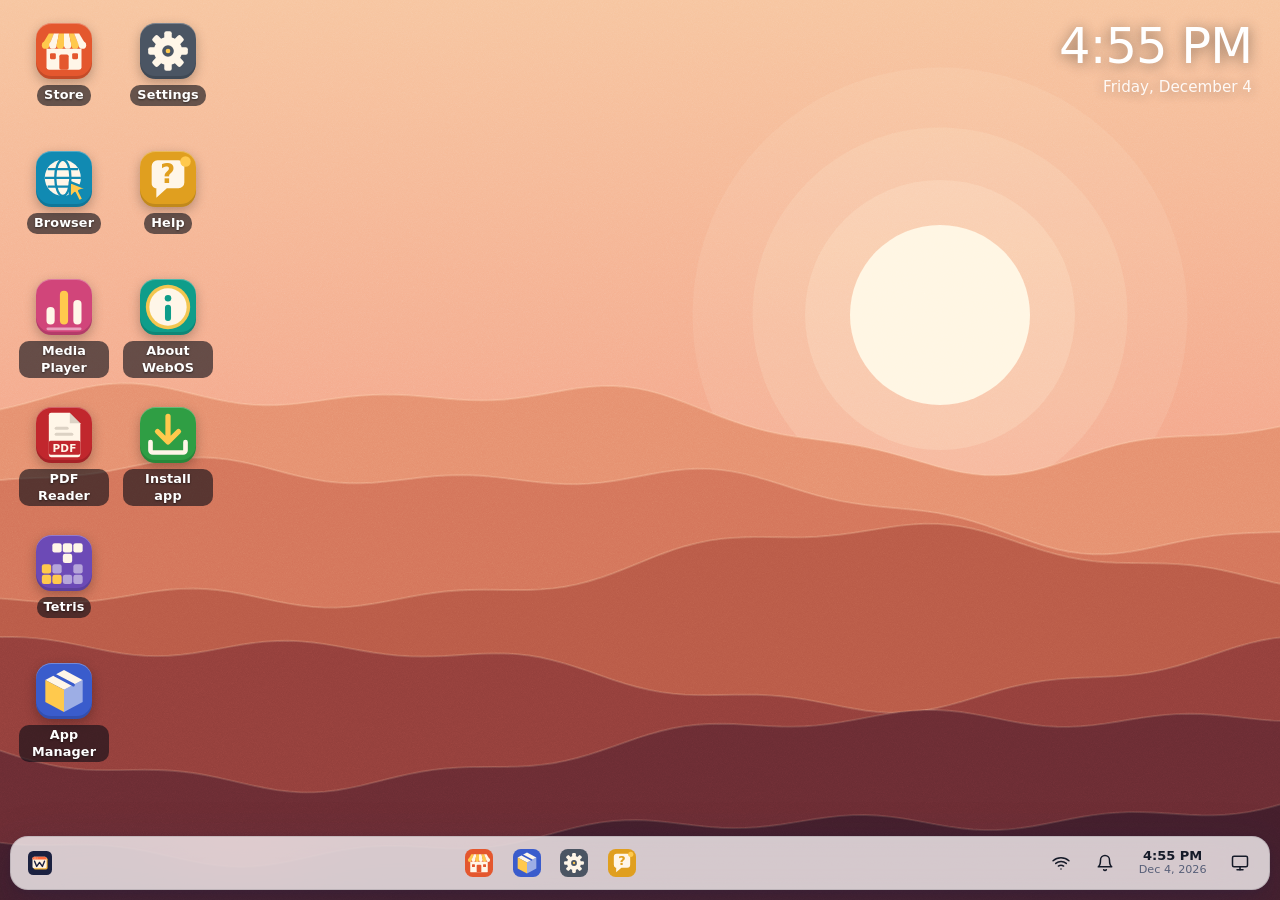
<file: index.html>
<!doctype html>
<html lang="en" data-theme="dark">
<head>
  <meta charset="utf-8">
  <meta name="viewport" content="width=device-width, initial-scale=1, viewport-fit=cover">
  <title>WebOS</title>
  <meta name="description" content="WebOS is an operating system that runs in your browser. Install ZIP web apps and run them in windows, offline.">
  <meta name="author" content="Tasmon Islam">
  <meta name="theme-color" content="#10131a">
  <link rel="manifest" href="/manifest.webmanifest">
  <link rel="icon" href="data:image/svg+xml,%3Csvg%20xmlns=%22http://www.w3.org/2000/svg%22%20width=%22512%22%20height=%22512%22%20viewBox=%220%200%20512%20512%22%3E%3Cdefs%3E%3ClinearGradient%20id=%22lgb1%22%20x1=%220%22%20y1=%220%22%20x2=%221%22%20y2=%221%22%3E%3Cstop%20offset=%220%22%20stop-color=%22%235b8cff%22/%3E%3Cstop%20offset=%221%22%20stop-color=%22%238b5cf6%22/%3E%3C/linearGradient%3E%3ClinearGradient%20id=%22lgw1%22%20x1=%220%22%20y1=%220%22%20x2=%221%22%20y2=%221%22%3E%3Cstop%20offset=%220%22%20stop-color=%22%234f7cff%22/%3E%3Cstop%20offset=%221%22%20stop-color=%22%237c3aed%22/%3E%3C/linearGradient%3E%3C/defs%3E%3Crect%20width=%22512%22%20height=%22512%22%20rx=%22112%22%20fill=%22url(%23lgb1)%22/%3E%3Crect%20x=%2272%22%20y=%2292%22%20width=%22300%22%20height=%22236%22%20rx=%2230%22%20fill=%22%23fff%22%20fill-opacity=%22.28%22/%3E%3Crect%20x=%22108%22%20y=%22140%22%20width=%22332%22%20height=%22262%22%20rx=%2232%22%20fill=%22%23fff%22/%3E%3Cpath%20d=%22M108%20172a32%2032%200%200%201%2032-32h268a32%2032%200%200%201%2032%2032v26H108z%22%20fill=%22%23eef1fb%22/%3E%3Ccircle%20cx=%22146%22%20cy=%22169%22%20r=%2211%22%20fill=%22%23ff6b6b%22/%3E%3Ccircle%20cx=%22178%22%20cy=%22169%22%20r=%2211%22%20fill=%22%23ffc14d%22/%3E%3Ccircle%20cx=%22210%22%20cy=%22169%22%20r=%2211%22%20fill=%22%233ddc97%22/%3E%3Cpath%20d=%22M164%20244l44%20108%2048-84%2048%2084%2044-108%22%20fill=%22none%22%20stroke=%22url(%23lgw1)%22%20stroke-width=%2228%22%20stroke-linecap=%22round%22%20stroke-linejoin=%22round%22/%3E%3C/svg%3E" type="image/svg+xml">
  <link rel="apple-touch-icon" href="/icon-192.png">
  <link rel="stylesheet" href="/style.css">
  <script>
    // Apply saved theme before first paint to avoid a flash.
    try {
      var s = JSON.parse(localStorage.getItem('webos.settings.v1') || '{}');
      var t = s.theme || 'auto';
      if (t === 'auto') t = matchMedia('(prefers-color-scheme: dark)').matches ? 'dark' : 'light';
      document.documentElement.dataset.theme = t;
    } catch (e) {}
  </script>
</head>
<body>
  <div id="wallpaper" aria-hidden="true"></div>
  <main id="desktop" aria-label="Desktop"></main>
  <div id="deskclock" aria-hidden="true"><div class="dc-time"></div><div class="dc-date"></div></div>
  <div id="windows"></div>
  <div id="snap-preview"></div>
  <div id="tb-hot"></div>
  <nav id="taskbar" aria-label="Taskbar"></nav>
  <div id="panels"></div>
  <div id="modal-root"></div>
  <div id="toasts" aria-live="polite"></div>
  <div id="dropzone"><div><span class="dz-ico"></span><strong>Drop to install</strong><span>ZIP files or folders</span></div></div>
  <div id="lock" hidden></div>
  <div id="boot"><div class="boot-inner"><svg class="boot-logo" xmlns="http://www.w3.org/2000/svg" width="84" height="84" viewBox="0 0 512 512" aria-hidden="true"><defs><linearGradient id="bootbb" x1="0" y1="0" x2="1" y2="1"><stop offset="0" stop-color="#5b8cff"/><stop offset="1" stop-color="#8b5cf6"/></linearGradient><linearGradient id="bootwb" x1="0" y1="0" x2="1" y2="1"><stop offset="0" stop-color="#4f7cff"/><stop offset="1" stop-color="#7c3aed"/></linearGradient></defs><rect width="512" height="512" rx="112" fill="url(#bootbb)"/><rect x="72" y="92" width="300" height="236" rx="30" fill="#fff" fill-opacity=".28"/><rect x="108" y="140" width="332" height="262" rx="32" fill="#fff"/><path d="M108 172a32 32 0 0 1 32-32h268a32 32 0 0 1 32 32v26H108z" fill="#eef1fb"/><circle cx="146" cy="169" r="11" fill="#ff6b6b"/><circle cx="178" cy="169" r="11" fill="#ffc14d"/><circle cx="210" cy="169" r="11" fill="#3ddc97"/><path d="M164 244l44 108 48-84 48 84 44-108" fill="none" stroke="url(#bootwb)" stroke-width="28" stroke-linecap="round" stroke-linejoin="round"/></svg><div class="boot-name">WebOS</div><div class="boot-bar"><i></i></div></div></div>
  <noscript><p style="position:fixed;inset:0;display:grid;place-items:center;background:#10131a;color:#fff;font:16px system-ui;z-index:99999;margin:0">WebOS needs JavaScript to run.</p></noscript>
  <script src="/jszip.min.js"></script>
  <script type="module" src="/main.js"></script>
</body>
</html>
</file>
<file: style.css>
/* WebOS — stylesheet. Themes, glass, desktop, windows, taskbar, panels, apps. */
:root {
  --accent: #4f7cff;
  --accent-fg: #fff;
  --scale: 1;
  --r: 12px;
  --r-sm: 8px;
  --r-lg: 18px;
  --tb-h: 54px;
  --ease: cubic-bezier(.2, .8, .2, 1);
  --font: Inter, "Segoe UI Variable", "Segoe UI", system-ui, -apple-system, Roboto, "Helvetica Neue", Arial, sans-serif;
  --mono: ui-monospace, SFMono-Regular, Menlo, Consolas, monospace;
}
html[data-radius="sharp"] { --r: 4px; --r-sm: 3px; --r-lg: 6px; }
html[data-radius="round"] { --r: 18px; --r-sm: 12px; --r-lg: 26px; }

html[data-theme="dark"] {
  color-scheme: dark;
  --text: #eceef5; --muted: #9aa3b8; --faint: #6b7489;
  --surface: rgba(26, 30, 44, .72); --surface-solid: #1a1e2c; --surface-2: #232839; --surface-3: #2c3247;
  --border: rgba(255, 255, 255, .1); --border-strong: rgba(255, 255, 255, .18);
  --hover: rgba(255, 255, 255, .07); --active: rgba(255, 255, 255, .12);
  --shadow: 0 18px 50px rgba(0, 0, 0, .5), 0 2px 8px rgba(0, 0, 0, .3);
  --shadow-sm: 0 6px 20px rgba(0, 0, 0, .35);
  --danger: #ff6b6b; --ok: #3ddc97; --warn: #ffb84d;
}
html[data-theme="light"] {
  color-scheme: light;
  --text: #151a28; --muted: #586079; --faint: #8b93a8;
  --surface: rgba(255, 255, 255, .76); --surface-solid: #ffffff; --surface-2: #f2f4fa; --surface-3: #e6e9f3;
  --border: rgba(20, 26, 40, .12); --border-strong: rgba(20, 26, 40, .22);
  --hover: rgba(20, 26, 40, .06); --active: rgba(20, 26, 40, .11);
  --shadow: 0 18px 50px rgba(30, 40, 80, .25), 0 2px 8px rgba(30, 40, 80, .12);
  --shadow-sm: 0 6px 20px rgba(30, 40, 80, .16);
  --danger: #d92d3f; --ok: #12a46b; --warn: #c57a00;
}

* { box-sizing: border-box; -webkit-tap-highlight-color: transparent; }
html { font-size: calc(16px * var(--scale)); }
html, body { height: 100%; margin: 0; overflow: hidden; overscroll-behavior: none; }
body { font: 400 .875rem/1.45 var(--font); color: var(--text); background: #0b0e16; -webkit-font-smoothing: antialiased; user-select: none; -webkit-user-select: none; }
button, input, select, textarea { font: inherit; color: inherit; }
button { cursor: pointer; }
:focus-visible { outline: 2px solid var(--accent); outline-offset: 2px; }
h1, h2, h3, p { margin: 0; }
a { color: var(--accent); }
[hidden] { display: none !important; }
.ico { display: inline-flex; align-items: center; justify-content: center; flex: none; line-height: 0; }
kbd { font: 500 .7rem var(--mono); color: var(--muted); margin-left: auto; padding-left: 1rem; }
::-webkit-scrollbar { width: 10px; height: 10px; }
::-webkit-scrollbar-thumb { background: var(--border-strong); border-radius: 10px; border: 3px solid transparent; background-clip: content-box; }
::-webkit-scrollbar-thumb:hover { background: var(--faint); background-clip: content-box; border: 3px solid transparent; }
::-webkit-scrollbar-track { background: transparent; }

[data-anim="off"] *, [data-anim="off"] *::before, [data-anim="off"] *::after { animation-duration: 0s !important; transition-duration: 0s !important; }
@media (prefers-reduced-motion: reduce) { * { animation-duration: 0s !important; transition-duration: 0s !important; } }

/* glass */
.glass { background: var(--surface); border: 1px solid var(--border); box-shadow: var(--shadow); }
html[data-blur="on"] .glass { backdrop-filter: blur(26px) saturate(1.5); -webkit-backdrop-filter: blur(26px) saturate(1.5); }
html[data-blur="off"] .glass { background: var(--surface-solid); }

/* ------------------------------------------------------------ wallpaper */
#wallpaper { position: fixed; inset: 0; background: #0b1020; transition: opacity .4s; }

/* ------------------------------------------------------------- desktop */
#desktop, #windows { position: fixed; left: 0; right: 0; top: 0; bottom: calc(var(--tb-h) + 20px); }
html[data-tbpos="top"] #desktop, html[data-tbpos="top"] #windows { top: calc(var(--tb-h) + 20px); bottom: 0; }
html[data-autohide="on"] #desktop, html[data-autohide="on"] #windows { top: 0; bottom: 0; }
#desktop { overflow: hidden; --cell-w: 100px; --cell-h: 124px; --tile: 56px; }
html[data-icons="small"] #desktop { --cell-w: 82px; --cell-h: 104px; --tile: 42px; }
html[data-icons="large"] #desktop { --cell-w: 124px; --cell-h: 148px; --tile: 72px; }
.dicon { position: absolute; width: var(--cell-w); height: var(--cell-h); box-sizing: border-box; display: flex; flex-direction: column; align-items: center; justify-content: flex-start; gap: 6px; padding: 8px 4px; border: 1px solid transparent; border-radius: var(--r); background: none; color: #fff; min-width: 0; touch-action: none; user-select: none; -webkit-user-select: none; -webkit-touch-callout: none; transition: background .15s, left .2s var(--ease), top .2s var(--ease); }
html[data-tone="light"] .dicon { color: #101420; text-shadow: 0 1px 2px rgba(255, 255, 255, .6); }
.dicon:hover { background: rgba(255, 255, 255, .14); }
html[data-tone="light"] .dicon:hover { background: rgba(0, 0, 0, .07); }
.dicon:focus-visible, .dicon.sel { background: rgba(255, 255, 255, .2); border-color: rgba(255, 255, 255, .35); outline: none; }
html[data-tone="light"] .dicon:focus-visible, html[data-tone="light"] .dicon.sel { background: rgba(0, 0, 0, .1); border-color: rgba(0, 0, 0, .2); }
.dlabel { font-family: var(--font, system-ui, -apple-system, 'Segoe UI', Roboto, sans-serif); font-size: .8rem; font-weight: 600; letter-spacing: .01em; line-height: 1.3; max-width: 100%; padding: 2px 7px; border-radius: 10px; background: rgba(8, 10, 20, .6); color: #fff; text-shadow: 0 1px 2px rgba(0, 0, 0, .5); display: -webkit-box; -webkit-line-clamp: 2; -webkit-box-orient: vertical; overflow: hidden; text-align: center; word-break: normal; overflow-wrap: break-word; hyphens: none; text-wrap: balance; }
html[data-tone="light"] .dlabel { background: rgba(255, 255, 255, .8); color: #101420; text-shadow: none; }
.dicon.sel { z-index: 2; }
.dicon.sel .dlabel { -webkit-line-clamp: unset; display: block; overflow: visible; }
.dicon.dragging { z-index: 6; transition: none; opacity: .92; transform: scale(1.07); cursor: grabbing; filter: drop-shadow(0 12px 22px rgba(0, 0, 0, .4)); }
.drop-cell { position: absolute; width: var(--cell-w); height: var(--cell-h); box-sizing: border-box; border: 2px dashed color-mix(in srgb, var(--accent) 80%, #fff); border-radius: var(--r); background: color-mix(in srgb, var(--accent) 18%, transparent); pointer-events: none; transition: left .1s, top .1s; }
html[data-labels="off"] .dlabel { display: none; }

/* app tile (shared) */
.tile { width: var(--tile, 40px); height: var(--tile, 40px); border-radius: calc(var(--tile, 40px) * .28); display: grid; place-items: center; overflow: hidden; flex: none; color: #fff7ea; font-weight: 700; box-shadow: 0 4px 12px rgba(0, 0, 0, .26), inset 0 1px 0 rgba(255, 255, 255, .28), inset 0 -3px 0 rgba(0, 0, 0, .14); background: var(--surface-3); }
.tile img { width: 100%; height: 100%; object-fit: cover; display: block; background: rgba(255, 255, 255, .92); padding: 12%; }
.tile img.full { padding: 0; }
.tile .ico { width: 100%; height: 100%; }
.tile .ico svg { width: 52%; height: 52%; }
.tile .ltr { font-size: calc(var(--tile, 40px) * .46); letter-spacing: -.02em; }

#deskclock { position: fixed; top: 22px; right: 28px; text-align: right; color: #fff; text-shadow: 0 2px 14px rgba(0, 0, 0, .45); pointer-events: none; }
html[data-tone="light"] #deskclock { color: #101420; text-shadow: 0 1px 8px rgba(255, 255, 255, .6); }
html[data-deskclock="off"] #deskclock { display: none; }
.dc-time { font-size: 3.1rem; font-weight: 300; line-height: 1; letter-spacing: -.02em; font-variant-numeric: tabular-nums; }
.dc-date { font-size: .95rem; font-weight: 500; margin-top: .3rem; opacity: .9; }
html[data-tbpos="top"] #deskclock { top: calc(var(--tb-h) + 32px); }

.empty-desktop { position: fixed; left: 50%; top: 46%; transform: translate(-50%, -50%); width: min(340px, calc(100vw - 32px)); text-align: center; color: #fff; text-shadow: 0 1px 8px rgba(0, 0, 0, .5); display: grid; gap: .5rem; justify-items: center; }
html[data-tone="light"] .empty-desktop { color: #101420; text-shadow: none; }
.empty-desktop h2 { font-size: 1.25rem; font-weight: 600; }
.empty-desktop p { opacity: .85; margin-bottom: .6rem; }

/* ------------------------------------------------------------- windows */
#windows { pointer-events: none; z-index: 20; }
.win { position: absolute; pointer-events: auto; display: flex; flex-direction: column; background: var(--surface-solid); color: var(--text); border: 1px solid var(--border-strong); border-radius: var(--r); box-shadow: 0 10px 30px rgba(0, 0, 0, .28); overflow: hidden; transition: box-shadow .2s, opacity .16s, transform .16s var(--ease); outline: none; }
.win.active { box-shadow: var(--shadow); border-color: color-mix(in srgb, var(--accent) 35%, var(--border-strong)); }
.win.opening { animation: win-in .22s var(--ease); }
.win.closing { opacity: 0; transform: scale(.96); pointer-events: none; }
.win.min { opacity: 0; transform: translateY(24px) scale(.96); pointer-events: none; visibility: hidden; transition: opacity .16s, transform .16s, visibility 0s .16s; }
.win.max { left: 0 !important; top: 0 !important; width: 100% !important; height: 100% !important; border-radius: 0; border-width: 0; }
@keyframes win-in { from { opacity: 0; transform: scale(.95) translateY(8px); } }
#windows.dragging .win-frame { pointer-events: none; }
#windows.dragging, #windows.dragging * { user-select: none; }
.win:not(.active) .win-frame { pointer-events: none; }

.win-bar { display: flex; align-items: center; height: 40px; flex: none; padding: 0 .35rem 0 .75rem; background: var(--surface-2); border-bottom: 1px solid var(--border); touch-action: none; gap: .4rem; }
.win:not(.active) .win-bar { opacity: .82; }
.win-id { display: flex; align-items: center; gap: .55rem; min-width: 0; flex: 1; }
.win-icon { display: inline-flex; flex: none; --tile: 20px; }
.win-icon .tile { box-shadow: none; }
.win-title { font-weight: 600; font-size: .8125rem; white-space: nowrap; overflow: hidden; text-overflow: ellipsis; }
.win-actions { display: flex; gap: 2px; }
.win-act, .wc { width: 32px; height: 28px; display: grid; place-items: center; background: none; border: 0; border-radius: calc(var(--r-sm) - 1px); color: var(--muted); transition: background .12s, color .12s; }
.win-act:hover, .wc:hover { background: var(--hover); color: var(--text); }
.wc.close:hover { background: #e5384a; color: #fff; }
.win-ctrl { display: flex; gap: 2px; }
.win-body { position: relative; flex: 1; min-height: 0; background: var(--surface-solid); overflow: hidden; display: flex; flex-direction: column; }
.win-frame { border: 0; width: 100%; height: 100%; flex: 1; background: #fff; display: block; }
html[data-controls="left"] .win-ctrl { order: -1; }
html[data-controls="left"] .win-bar { padding: 0 .75rem 0 .35rem; }
html[data-controls="left"] .win-ctrl .wc { width: 14px; height: 14px; border-radius: 50%; margin: 0 4px; color: transparent; background: var(--faint); }
html[data-controls="left"] .win-ctrl .wc svg { width: 9px; height: 9px; }
html[data-controls="left"] .win-ctrl .wc.close { background: #ff5f57; }
html[data-controls="left"] .win-ctrl .wc.min { background: #febc2e; order: 2; }
html[data-controls="left"] .win-ctrl .wc.max { background: #28c840; order: 3; }
html[data-controls="left"] .win-ctrl .wc.close { order: 1; }
html[data-controls="left"] .win-ctrl:hover .wc { color: rgba(0, 0, 0, .65); }
html[data-controls="left"] .win-ctrl .wc:hover { background: inherit; filter: brightness(1.08); }
.rz { position: absolute; z-index: 5; touch-action: none; }
.rz-n, .rz-s { left: 8px; right: 8px; height: 6px; cursor: ns-resize; }
.rz-e, .rz-w { top: 8px; bottom: 8px; width: 6px; cursor: ew-resize; }
.rz-n { top: -2px; } .rz-s { bottom: -2px; } .rz-e { right: -2px; } .rz-w { left: -2px; }
.rz-ne, .rz-nw, .rz-se, .rz-sw { width: 14px; height: 14px; }
.rz-ne { top: -3px; right: -3px; cursor: nesw-resize; } .rz-sw { bottom: -3px; left: -3px; cursor: nesw-resize; }
.rz-nw { top: -3px; left: -3px; cursor: nwse-resize; } .rz-se { bottom: -3px; right: -3px; cursor: nwse-resize; }
.win.max .rz { display: none; }
#snap-preview { position: fixed; z-index: 15; border-radius: var(--r); background: color-mix(in srgb, var(--accent) 22%, transparent); border: 2px solid color-mix(in srgb, var(--accent) 70%, transparent); pointer-events: none; opacity: 0; transition: all .14s var(--ease); }
#snap-preview.show { opacity: 1; }

/* ------------------------------------------------------------- taskbar */
#taskbar { position: fixed; left: 10px; right: 10px; height: var(--tb-h); z-index: 60; display: flex; align-items: center; gap: .4rem; padding: 0 .5rem; border-radius: calc(var(--r) + 6px); transition: transform .28s var(--ease), opacity .2s; }
html[data-tbpos="bottom"] #taskbar { bottom: 10px; }
html[data-tbpos="top"] #taskbar { top: 10px; }
html[data-autohide="on"][data-tbpos="bottom"] #taskbar:not(.peek) { transform: translateY(calc(100% + 16px)); }
html[data-autohide="on"][data-tbpos="top"] #taskbar:not(.peek) { transform: translateY(calc(-100% - 16px)); }
#tb-hot { position: fixed; left: 0; right: 0; height: 8px; z-index: 59; display: none; }
html[data-autohide="on"] #tb-hot { display: block; }
html[data-tbpos="bottom"] #tb-hot { bottom: 0; } html[data-tbpos="top"] #tb-hot { top: 0; }
.tb-btn { position: relative; height: 42px; min-width: 42px; padding: 0 .55rem; display: inline-flex; align-items: center; justify-content: center; gap: .5rem; background: none; border: 0; border-radius: var(--r-sm); color: var(--text); transition: background .12s, transform .12s; }
.tb-btn:hover { background: var(--hover); }
.tb-btn:active { transform: scale(.94); }
.tb-btn.on { background: var(--active); }
.tb-btn .tile { --tile: 28px; box-shadow: none; }
.tb-btn .tb-label { font-size: .8125rem; max-width: 130px; overflow: hidden; text-overflow: ellipsis; white-space: nowrap; display: none; }
html[data-tblabels="on"] .tb-btn .tb-label { display: block; }
.tb-btn.running::after { content: ""; position: absolute; bottom: 3px; left: 50%; width: 6px; height: 3px; border-radius: 3px; background: var(--faint); transform: translateX(-50%); transition: width .18s var(--ease), background .18s; }
html[data-tbpos="top"] .tb-btn.running::after { bottom: auto; top: 3px; }
.tb-btn.running.active::after { width: 16px; background: var(--accent); }
.tb-btn.min-state { opacity: .7; }
.tb-start { color: var(--accent); }
.tb-start .logo { width: 24px; height: 24px; }
#tb-items { flex: 1; min-width: 0; display: flex; align-items: center; gap: 2px; justify-content: center; overflow-x: auto; scrollbar-width: none; }
#tb-items::-webkit-scrollbar { display: none; }
html[data-tbalign="left"] #tb-items { justify-content: flex-start; }
.tb-sep { width: 1px; height: 22px; background: var(--border); margin: 0 4px; flex: none; }
#tb-tray { display: flex; align-items: center; gap: 2px; }
.tb-clock { flex-direction: column; gap: 0; line-height: 1.15; padding: 0 .65rem; font-variant-numeric: tabular-nums; text-align: center; }
.tb-clock b { font-weight: 600; font-size: .8125rem; }
.tb-clock span { font-size: .7rem; color: var(--muted); }
.badge { position: absolute; top: 5px; right: 5px; min-width: 16px; height: 16px; padding: 0 4px; border-radius: 8px; background: var(--accent); color: var(--accent-fg); font-size: .65rem; font-weight: 700; display: grid; place-items: center; }

/* -------------------------------------------------------------- panels */
#panels { position: fixed; inset: 0; z-index: 70; pointer-events: none; }
#panels > * { pointer-events: auto; }
.panel { position: fixed; border-radius: calc(var(--r) + 6px); display: flex; flex-direction: column; overflow: hidden; animation: panel-in .2s var(--ease); max-height: calc(100vh - var(--tb-h) - 40px); }
html[data-tbpos="bottom"] .panel { bottom: calc(var(--tb-h) + 20px); }
html[data-tbpos="top"] .panel { top: calc(var(--tb-h) + 20px); }
html[data-autohide="on"][data-tbpos="bottom"] .panel { bottom: calc(var(--tb-h) + 20px); }
@keyframes panel-in { from { opacity: 0; transform: translateY(12px) scale(.98); } }
html[data-tbpos="top"] .panel { animation-name: panel-in-top; }
@keyframes panel-in-top { from { opacity: 0; transform: translateY(-12px) scale(.98); } }
.panel.start { left: 10px; width: min(580px, calc(100vw - 20px)); height: min(620px, calc(100vh - var(--tb-h) - 40px)); }
html[data-tbalign="center"] .panel.start { left: 50%; transform: translateX(-50%); animation-name: panel-in-c; }
@keyframes panel-in-c { from { opacity: 0; transform: translateX(-50%) translateY(12px) scale(.98); } }
.panel.notif { right: 10px; width: min(380px, calc(100vw - 20px)); height: min(520px, calc(100vh - var(--tb-h) - 40px)); }
.panel.cal { right: 10px; width: 320px; padding: 1rem; }
.panel-search { margin: 1rem 1rem .5rem; position: relative; }
.panel-search .ico { position: absolute; left: .8rem; top: 50%; transform: translateY(-50%); color: var(--muted); }
.panel-search input { width: 100%; height: 42px; padding: 0 .9rem 0 2.5rem; background: var(--surface-2); border: 1px solid var(--border); border-radius: 999px; outline: none; user-select: text; }
.panel-search input:focus { border-color: var(--accent); box-shadow: 0 0 0 3px color-mix(in srgb, var(--accent) 25%, transparent); }
.panel-scroll { flex: 1; overflow: auto; padding: .25rem 1rem 1rem; }
.panel-title { font-size: .72rem; font-weight: 600; letter-spacing: .06em; text-transform: uppercase; color: var(--muted); margin: .9rem .25rem .5rem; display: flex; align-items: center; justify-content: space-between; }
.app-grid { display: grid; grid-template-columns: repeat(auto-fill, minmax(88px, 1fr)); gap: .25rem; }
.app-cell { display: flex; flex-direction: column; align-items: center; gap: .45rem; padding: .7rem .3rem; background: none; border: 0; border-radius: var(--r); --tile: 46px; }
.app-cell:hover, .app-cell:focus-visible { background: var(--hover); }
.app-cell span.n { font-size: .75rem; text-align: center; max-width: 100%; display: -webkit-box; -webkit-line-clamp: 2; -webkit-box-orient: vertical; overflow: hidden; line-height: 1.2; word-break: break-word; }
.panel-foot { display: flex; align-items: center; justify-content: space-between; gap: .5rem; padding: .7rem 1rem; border-top: 1px solid var(--border); background: color-mix(in srgb, var(--surface-2) 60%, transparent); }
.me { display: flex; align-items: center; gap: .6rem; min-width: 0; }
.me .avatar { width: 32px; height: 32px; border-radius: 50%; background: linear-gradient(135deg, var(--accent), #a855f7); display: grid; place-items: center; color: #fff; font-weight: 700; font-size: .8rem; flex: none; }
.me b { display: block; font-weight: 600; font-size: .8125rem; line-height: 1.2; }
.me small { color: var(--muted); font-size: .7rem; }
.none { color: var(--muted); text-align: center; padding: 2rem 1rem; }

.nitem { display: flex; gap: .7rem; padding: .7rem; border-radius: var(--r); background: var(--surface-2); margin-bottom: .5rem; align-items: flex-start; }
.nitem .tile { --tile: 32px; }
.nitem b { display: block; font-size: .8125rem; }
.nitem span { color: var(--muted); font-size: .78rem; word-break: break-word; }
.nitem time { margin-left: auto; color: var(--faint); font-size: .7rem; white-space: nowrap; }
.cal h3 { font-size: 1.05rem; font-weight: 600; margin-bottom: .6rem; }
.cal-grid { display: grid; grid-template-columns: repeat(7, 1fr); gap: 2px; text-align: center; }
.cal-grid span { padding: .4rem 0; font-size: .78rem; border-radius: 999px; }
.cal-grid .dow { color: var(--muted); font-size: .7rem; font-weight: 600; }
.cal-grid .dim { color: var(--faint); }
.cal-grid .today { background: var(--accent); color: var(--accent-fg); font-weight: 700; }

/* ------------------------------------------------------- context menu */
.ctx { position: fixed; z-index: 400; min-width: 210px; padding: 5px; border-radius: var(--r); background: var(--surface-solid); border: 1px solid var(--border-strong); box-shadow: var(--shadow); animation: panel-in .12s var(--ease); }
html[data-blur="on"] .ctx { background: var(--surface); backdrop-filter: blur(24px) saturate(1.4); -webkit-backdrop-filter: blur(24px) saturate(1.4); }
.ctx-item { display: flex; align-items: center; gap: .65rem; width: 100%; padding: .5rem .65rem; background: none; border: 0; border-radius: var(--r-sm); text-align: left; font-size: .8125rem; }
.ctx-item:hover:not(:disabled), .ctx-item:focus-visible { background: var(--hover); outline: none; }
.ctx-item:disabled { opacity: .4; cursor: default; }
.ctx-item.danger { color: var(--danger); }
.ctx-sep { height: 1px; background: var(--border); margin: 4px 6px; }

/* --------------------------------------------------------------- modals */
#modal-root { position: fixed; inset: 0; z-index: 300; pointer-events: none; }
.modal-backdrop { position: absolute; inset: 0; display: grid; grid-template-columns: minmax(0, 1fr); place-items: center; padding: 16px; background: rgba(6, 8, 14, .5); pointer-events: auto; animation: fade .18s; }
html[data-blur="on"] .modal-backdrop { backdrop-filter: blur(5px); -webkit-backdrop-filter: blur(5px); }
.modal-backdrop.out { opacity: 0; transition: opacity .15s; }
@keyframes fade { from { opacity: 0; } }
.modal { justify-self: center; max-width: 100%; max-height: calc(100vh - 32px); display: flex; flex-direction: column; background: var(--surface-solid); border: 1px solid var(--border-strong); border-radius: calc(var(--r) + 4px); box-shadow: var(--shadow); animation: win-in .22s var(--ease); user-select: text; }
.modal.busy { opacity: .85; }
.modal-head { display: flex; align-items: center; gap: .6rem; padding: 1.1rem 1.25rem .4rem; }
.modal-head h2 { font-size: 1.05rem; font-weight: 600; }
.modal-head .ico { color: var(--accent); }
.modal-body { padding: .5rem 1.25rem 1rem; overflow: auto; }
.modal-text { color: var(--muted); line-height: 1.55; }
.modal-foot { display: flex; flex-wrap: wrap; justify-content: flex-end; gap: .5rem; padding: .75rem 1.25rem 1.1rem; }
.modal-foot:empty { display: none; }

/* ----------------------------------------------------------- controls */
.btn { display: inline-flex; align-items: center; justify-content: center; gap: .5rem; height: 36px; padding: 0 1rem; border-radius: var(--r-sm); border: 1px solid var(--border-strong); background: var(--surface-2); font-weight: 500; font-size: .8125rem; white-space: nowrap; transition: background .12s, transform .1s, border-color .12s; }
.btn:hover:not(:disabled) { background: var(--surface-3); }
.btn:active:not(:disabled) { transform: scale(.97); }
.btn:disabled { opacity: .5; cursor: default; }
.btn.primary { background: var(--accent); border-color: transparent; color: var(--accent-fg); }
.btn.primary:hover:not(:disabled) { background: color-mix(in srgb, var(--accent) 88%, #fff); }
.btn.danger { background: color-mix(in srgb, var(--danger) 14%, transparent); border-color: color-mix(in srgb, var(--danger) 45%, transparent); color: var(--danger); }
.btn.danger:hover:not(:disabled) { background: color-mix(in srgb, var(--danger) 24%, transparent); }
.btn.ghost { background: none; border-color: transparent; }
.btn.ghost:hover:not(:disabled) { background: var(--hover); }
.btn.small { height: 30px; padding: 0 .75rem; font-size: .78rem; }
.btn.icon { width: 36px; padding: 0; }
.btn.small.icon { width: 30px; }
.input, .select { height: 38px; width: 100%; padding: 0 .8rem; background: var(--surface-2); border: 1px solid var(--border-strong); border-radius: var(--r-sm); outline: none; user-select: text; transition: border-color .12s, box-shadow .12s; }
.select { padding-right: 2rem; cursor: pointer; width: auto; min-width: 150px; }
.input:focus, .select:focus { border-color: var(--accent); box-shadow: 0 0 0 3px color-mix(in srgb, var(--accent) 25%, transparent); }
.field { display: grid; gap: .4rem; }
.field-label { font-size: .78rem; color: var(--muted); font-weight: 500; }
.hint { font-size: .78rem; color: var(--muted); }
.switch { position: relative; width: 42px; height: 24px; flex: none; display: inline-block; }
.switch input { position: absolute; inset: 0; opacity: 0; margin: 0; cursor: pointer; z-index: 1; }
.switch .knob { position: absolute; inset: 0; border-radius: 999px; background: var(--surface-3); border: 1px solid var(--border-strong); transition: background .18s; }
.switch .knob::after { content: ""; position: absolute; top: 2px; left: 2px; width: 18px; height: 18px; border-radius: 50%; background: #fff; box-shadow: 0 1px 3px rgba(0, 0, 0, .35); transition: transform .2s var(--ease); }
.switch input:checked + .knob { background: var(--accent); border-color: transparent; }
.switch input:checked + .knob::after { transform: translateX(18px); }
.switch input:focus-visible + .knob { outline: 2px solid var(--accent); outline-offset: 2px; }
.seg { display: inline-flex; padding: 3px; gap: 2px; border-radius: var(--r-sm); background: var(--surface-2); border: 1px solid var(--border); }
.seg button { display: inline-flex; align-items: center; gap: .4rem; height: 30px; padding: 0 .8rem; border: 0; border-radius: calc(var(--r-sm) - 2px); background: none; color: var(--muted); font-size: .8rem; font-weight: 500; transition: background .12s, color .12s; }
.seg button:hover { color: var(--text); }
.seg button.on { background: var(--surface-solid); color: var(--text); box-shadow: 0 1px 4px rgba(0, 0, 0, .22); }
.range-wrap { display: flex; align-items: center; gap: .75rem; }
.range-out { min-width: 3.2rem; text-align: right; color: var(--muted); font-variant-numeric: tabular-nums; font-size: .8rem; }
.range { -webkit-appearance: none; appearance: none; width: 170px; height: 4px; border-radius: 4px; background: var(--surface-3); outline: none; }
.range::-webkit-slider-thumb { -webkit-appearance: none; width: 18px; height: 18px; border-radius: 50%; background: var(--accent); border: 3px solid var(--surface-solid); box-shadow: 0 0 0 1px var(--border-strong); cursor: pointer; }
.range::-moz-range-thumb { width: 14px; height: 14px; border-radius: 50%; background: var(--accent); border: 3px solid var(--surface-solid); cursor: pointer; }
.progress { height: 8px; border-radius: 8px; background: var(--surface-3); overflow: hidden; }
.progress > i { display: block; height: 100%; width: 0; border-radius: 8px; background: var(--accent); transition: width .2s; }
.progress.indet > i { width: 40%; animation: indet 1.1s infinite ease-in-out; }
@keyframes indet { from { transform: translateX(-100%); } to { transform: translateX(260%); } }
.chip { display: inline-flex; align-items: center; gap: .3rem; height: 22px; padding: 0 .55rem; border-radius: 999px; background: var(--surface-3); color: var(--muted); font-size: .7rem; font-weight: 600; }
.chip.ok { background: color-mix(in srgb, var(--ok) 18%, transparent); color: var(--ok); }
.chip.warn { background: color-mix(in srgb, var(--warn) 18%, transparent); color: var(--warn); }

/* -------------------------------------------------------------- toasts */
#toasts { position: fixed; top: 14px; right: 14px; z-index: 500; display: grid; gap: 8px; width: min(360px, calc(100vw - 28px)); pointer-events: none; }
html[data-tbpos="top"] #toasts { top: calc(var(--tb-h) + 26px); }
.toast { pointer-events: auto; display: flex; gap: .7rem; align-items: flex-start; padding: .8rem .9rem; border-radius: var(--r); background: var(--surface-solid); border: 1px solid var(--border-strong); box-shadow: var(--shadow); animation: toast-in .3s var(--ease); }
html[data-blur="on"] .toast { background: var(--surface); backdrop-filter: blur(24px) saturate(1.5); -webkit-backdrop-filter: blur(24px) saturate(1.5); }
.toast.out { opacity: 0; transform: translateX(30px); transition: all .2s; }
@keyframes toast-in { from { opacity: 0; transform: translateX(40px) scale(.96); } }
.toast-ico { color: var(--accent); margin-top: 1px; }
.toast.success .toast-ico { color: var(--ok); } .toast.error .toast-ico { color: var(--danger); }
.toast-img { width: 24px; height: 24px; border-radius: 6px; object-fit: cover; }
.toast-text { flex: 1; min-width: 0; display: grid; gap: 2px; font-size: .8125rem; }
.toast-text strong { font-weight: 600; }
.toast-text span { color: var(--muted); word-break: break-word; }
.toast-actions { display: flex; gap: .4rem; margin-top: .4rem; }
.toast-x { background: none; border: 0; color: var(--faint); padding: 2px; border-radius: 6px; line-height: 0; }
.toast-x:hover { color: var(--text); background: var(--hover); }

/* --------------------------------------------------------- drop target */
#dropzone { position: fixed; inset: 0; z-index: 450; display: none; place-items: center; background: color-mix(in srgb, var(--accent) 22%, rgba(6, 8, 14, .6)); pointer-events: none; }
#dropzone.show { display: grid; }
#dropzone > div { display: grid; gap: .4rem; justify-items: center; padding: 3rem 4rem; border: 3px dashed #fff; border-radius: 28px; color: #fff; font-size: .95rem; text-align: center; }
#dropzone strong { font-size: 1.5rem; }
.dz-ico { color: #fff; }

/* ---------------------------------------------------------------- boot */
#boot { position: fixed; inset: 0; z-index: 900; display: grid; place-items: center; background: radial-gradient(60% 60% at 50% 40%, #1a2140, #080a12); color: #fff; transition: opacity .5s, visibility .5s; }
#boot.gone { opacity: 0; visibility: hidden; pointer-events: none; }
.boot-inner { display: grid; justify-items: center; gap: 1rem; }
.boot-inner svg { filter: drop-shadow(0 10px 30px rgba(79, 124, 255, .55)); animation: float 2.4s ease-in-out infinite; }
@keyframes float { 50% { transform: translateY(-6px); } }
.boot-name { font-size: 1.6rem; font-weight: 600; letter-spacing: .02em; }
.boot-bar { width: 160px; height: 3px; border-radius: 3px; background: rgba(255, 255, 255, .15); overflow: hidden; }
.boot-bar i { display: block; height: 100%; width: 0; background: #fff; border-radius: 3px; animation: boot 1s var(--ease) forwards; }
@keyframes boot { to { width: 100%; } }

/* ---------------------------------------------------------------- lock */
#lock { position: fixed; inset: 0; z-index: 800; display: grid; place-items: center; color: #fff; text-align: center; background: rgba(8, 10, 18, .55); }
html[data-blur="on"] #lock { backdrop-filter: blur(30px) saturate(1.4); -webkit-backdrop-filter: blur(30px) saturate(1.4); }
html[data-blur="off"] #lock { background: #0b0e16; }
.lock-card { display: grid; gap: 1rem; justify-items: center; width: min(320px, 90vw); }
.lock-card .time { font-size: 4.2rem; font-weight: 300; line-height: 1; letter-spacing: -.02em; }
.lock-card .date { opacity: .8; margin-top: -.5rem; }
.lock-card .avatar { width: 72px; height: 72px; border-radius: 50%; background: linear-gradient(135deg, var(--accent), #a855f7); display: grid; place-items: center; font-size: 1.6rem; font-weight: 700; margin-top: 1rem; }
.lock-card input { width: 100%; height: 44px; text-align: center; letter-spacing: .4em; font-size: 1.1rem; background: rgba(255, 255, 255, .12); border: 1px solid rgba(255, 255, 255, .25); border-radius: 999px; color: #fff; outline: none; }
.lock-card input:focus { border-color: #fff; }
.lock-card input.bad { animation: shake .35s; border-color: #ff6b6b; }
@keyframes shake { 25% { transform: translateX(-8px); } 75% { transform: translateX(8px); } }
.lock-card .btn { background: rgba(255, 255, 255, .16); border-color: transparent; color: #fff; }
.lock-card small { opacity: .7; }

/* ============================================================ built-in apps */
.app-pane { display: flex; flex: 1; min-height: 0; background: var(--surface-solid); user-select: text; }
.side { width: 210px; flex: none; padding: .75rem; background: var(--surface-2); border-right: 1px solid var(--border); overflow: auto; display: flex; flex-direction: column; gap: 2px; }
.side-title { font-size: .72rem; font-weight: 600; letter-spacing: .06em; text-transform: uppercase; color: var(--faint); margin: .6rem .6rem .3rem; }
.side-btn { display: flex; align-items: center; gap: .65rem; width: 100%; height: 38px; padding: 0 .7rem; background: none; border: 0; border-radius: var(--r-sm); text-align: left; color: var(--muted); font-weight: 500; }
.side-btn:hover { background: var(--hover); color: var(--text); }
.side-btn.on { background: color-mix(in srgb, var(--accent) 16%, transparent); color: var(--text); }
.side-btn.on .ico { color: var(--accent); }
.main { flex: 1; min-width: 0; overflow: auto; padding: 1.4rem 1.6rem 2rem; }
.main h1 { font-size: 1.35rem; font-weight: 650; margin-bottom: .25rem; letter-spacing: -.01em; }
.main .lead { color: var(--muted); margin-bottom: 1.2rem; }
.group { background: var(--surface-2); border: 1px solid var(--border); border-radius: var(--r); margin-bottom: 1rem; overflow: hidden; }
.group-title { font-size: .72rem; font-weight: 600; letter-spacing: .06em; text-transform: uppercase; color: var(--muted); margin: 1.4rem .3rem .5rem; }
.row { display: flex; align-items: center; justify-content: space-between; gap: 1rem; padding: .85rem 1rem; min-height: 58px; }
.row + .row { border-top: 1px solid var(--border); }
.row-text { min-width: 0; }
.row-text b { display: block; font-weight: 550; font-size: .875rem; }
.row-text span { display: block; color: var(--muted); font-size: .78rem; margin-top: 1px; }
.row-ctl { flex: none; display: flex; align-items: center; gap: .5rem; flex-wrap: wrap; justify-content: flex-end; }
.row.col { flex-direction: column; align-items: stretch; }
.swatches { display: flex; gap: .5rem; flex-wrap: wrap; }
.swatch { width: 28px; height: 28px; border-radius: 50%; border: 0; box-shadow: inset 0 0 0 1px rgba(0, 0, 0, .15); position: relative; transition: transform .12s; }
.swatch:hover { transform: scale(1.12); }
.swatch.on::after { content: ""; position: absolute; inset: -4px; border-radius: 50%; border: 2px solid var(--text); }
.swatch-custom { width: 28px; height: 28px; padding: 0; border: 0; border-radius: 50%; background: none; cursor: pointer; overflow: hidden; }
.row.col { flex-wrap: nowrap; }
.walls { display: grid; grid-template-columns: repeat(auto-fill, minmax(128px, 1fr)); grid-auto-rows: max-content; align-content: start; gap: .7rem; width: 100%; }
.wall { position: relative; width: 100%; aspect-ratio: 16 / 10; align-self: start; border-radius: calc(var(--r-sm) + 2px); border: 0; padding: 0; box-shadow: inset 0 0 0 1px rgba(0, 0, 0, .25), 0 2px 8px rgba(0, 0, 0, .18); overflow: hidden; transition: transform .14s var(--ease), box-shadow .14s; cursor: pointer; background-size: cover; }
.wall::after { content: ""; position: absolute; inset: 0; background: linear-gradient(to top, rgba(0, 0, 0, .55), transparent 55%); pointer-events: none; }
.wall:hover { transform: translateY(-2px); box-shadow: inset 0 0 0 1px rgba(0, 0, 0, .25), 0 8px 18px rgba(0, 0, 0, .28); }
.wall.on { outline: 3px solid var(--accent); outline-offset: 2px; }
.wall.on::before { content: "✓"; position: absolute; top: 6px; right: 6px; z-index: 1; width: 22px; height: 22px; border-radius: 50%; background: var(--accent); color: var(--accent-fg); font-size: .8rem; font-weight: 700; display: grid; place-items: center; box-shadow: 0 1px 4px rgba(0, 0, 0, .4); }
.wall span { position: absolute; left: 8px; right: 8px; bottom: 6px; z-index: 1; font-size: .72rem; font-weight: 600; color: #fff; text-shadow: 0 1px 3px rgba(0, 0, 0, .7); text-align: left; overflow: hidden; text-overflow: ellipsis; white-space: nowrap; }
.wall.add { background: var(--surface-3); display: grid; place-items: center; color: var(--muted); border: 2px dashed var(--border-strong); box-shadow: none; }
.wall.add::after { display: none; }
.wall.add:hover { color: var(--text); border-color: var(--accent); }
.theme-prev { display: grid; grid-template-columns: repeat(3, 1fr); gap: .75rem; }
.tp { border: 2px solid var(--border); border-radius: var(--r); padding: 0; background: none; overflow: hidden; text-align: center; transition: border-color .12s; }
.tp.on { border-color: var(--accent); }
.tp .pv { height: 66px; display: grid; place-items: center; }
.tp .pv i { width: 56%; height: 58%; border-radius: 6px 6px 0 0; align-self: end; display: block; }
.tp.light .pv { background: #dfe6f3; } .tp.light .pv i { background: #fff; box-shadow: 0 0 0 1px rgba(0, 0, 0, .1); }
.tp.dark .pv { background: #0e1220; } .tp.dark .pv i { background: #232839; }
.tp.auto .pv { background: linear-gradient(110deg, #dfe6f3 50%, #0e1220 50%); } .tp.auto .pv i { background: linear-gradient(110deg, #fff 50%, #232839 50%); }
.tp span { display: block; padding: .45rem; font-weight: 550; font-size: .8rem; }

/* app manager */
.am { display: flex; flex-direction: column; flex: 1; min-height: 0; background: var(--surface-solid); user-select: text; }
.am-top { display: flex; align-items: center; gap: .6rem; padding: .8rem 1rem; border-bottom: 1px solid var(--border); flex-wrap: wrap; }
.am-top .search { position: relative; flex: 1; min-width: 160px; }
.am-top .search .ico { position: absolute; left: .75rem; top: 50%; transform: translateY(-50%); color: var(--muted); }
.am-top .search input { padding-left: 2.3rem; }
.am-body { display: flex; flex: 1; min-height: 0; }
.am-list { flex: 1; overflow: auto; padding: .5rem; min-width: 0; }
.am-item { display: flex; align-items: center; gap: .8rem; width: 100%; padding: .6rem .7rem; background: none; border: 0; border-radius: var(--r); text-align: left; --tile: 40px; }
.am-item:hover { background: var(--hover); }
.am-item.on { background: color-mix(in srgb, var(--accent) 14%, transparent); }
.am-item .t { min-width: 0; flex: 1; }
.am-item .t b { display: block; font-weight: 600; white-space: nowrap; overflow: hidden; text-overflow: ellipsis; }
.am-item .t span { color: var(--muted); font-size: .76rem; display: block; white-space: nowrap; overflow: hidden; text-overflow: ellipsis; }
.am-item .sz { color: var(--muted); font-size: .76rem; font-variant-numeric: tabular-nums; }
.am-detail { width: 300px; flex: none; border-left: 1px solid var(--border); padding: 1.2rem; overflow: auto; background: var(--surface-2); }
.am-detail .big { --tile: 72px; display: flex; justify-content: center; margin-bottom: .8rem; }
.am-detail h2 { text-align: center; font-size: 1.1rem; word-break: break-word; }
.am-detail .desc { text-align: center; color: var(--muted); margin: .3rem 0 1rem; font-size: .8rem; }
.kv { display: grid; grid-template-columns: auto 1fr; gap: .45rem 1rem; font-size: .8rem; margin-bottom: 1rem; }
.kv dt { color: var(--muted); } .kv dd { margin: 0; text-align: right; word-break: break-word; }
.am-actions { display: grid; gap: .4rem; }
.am-actions .btn { width: 100%; justify-content: flex-start; height: 32px; }
.am-bottom { padding: .65rem 1rem; border-top: 1px solid var(--border); display: flex; align-items: center; gap: .8rem; color: var(--muted); font-size: .78rem; }
.am-bottom .progress { flex: 1; max-width: 220px; }
.am-empty { display: grid; justify-items: center; text-align: center; gap: .6rem; padding: 3rem 1rem; color: var(--muted); }
.am-empty h2 { color: var(--text); font-size: 1.1rem; }

/* installer dialog */
.tabs { display: flex; gap: 2px; margin-bottom: 1rem; padding: 3px; background: var(--surface-2); border-radius: var(--r-sm); border: 1px solid var(--border); }
.tabs button { flex: 1; display: inline-flex; align-items: center; justify-content: center; gap: .4rem; height: 32px; border: 0; border-radius: calc(var(--r-sm) - 2px); background: none; color: var(--muted); font-weight: 500; font-size: .8rem; }
.tabs button.on { background: var(--surface-solid); color: var(--text); box-shadow: 0 1px 4px rgba(0, 0, 0, .2); }
.drop { display: grid; justify-items: center; gap: .5rem; text-align: center; padding: 2rem 1rem; border: 2px dashed var(--border-strong); border-radius: var(--r); background: var(--surface-2); color: var(--muted); transition: all .15s; }
.drop.over { border-color: var(--accent); background: color-mix(in srgb, var(--accent) 10%, transparent); color: var(--text); }
.drop .ico { color: var(--accent); }
.preview { display: flex; gap: 1rem; align-items: center; padding: 1rem; background: var(--surface-2); border: 1px solid var(--border); border-radius: var(--r); --tile: 64px; margin-bottom: 1rem; }
.preview .t { min-width: 0; }
.preview .t b { display: block; font-size: 1rem; }
.preview .t span { display: block; color: var(--muted); font-size: .78rem; }
.warn-box { display: flex; gap: .6rem; padding: .7rem .85rem; margin-top: .8rem; border-radius: var(--r-sm); background: color-mix(in srgb, var(--warn) 12%, transparent); color: var(--text); font-size: .78rem; line-height: 1.45; }
.warn-box .ico { color: var(--warn); margin-top: 1px; }
.err-box { margin-top: .8rem; padding: .7rem .85rem; border-radius: var(--r-sm); background: color-mix(in srgb, var(--danger) 12%, transparent); color: var(--danger); font-size: .8rem; }

/* about */
.about { flex: 1; overflow: auto; display: flex; flex-direction: column; align-items: center; padding: 2.2rem 1.5rem; text-align: center; background: var(--surface-solid); user-select: text; }
.about > * { flex-shrink: 0; }
.about-logo svg { width: 96px; height: 96px; filter: drop-shadow(0 12px 28px color-mix(in srgb, var(--accent) 55%, transparent)); }
.about h1 { font-size: 1.9rem; margin-top: .8rem; letter-spacing: -.02em; }
.about .ver { color: var(--muted); margin: .2rem 0 1rem; }
.about .tag { max-width: 420px; color: var(--muted); }
.about-card { width: min(440px, 100%); margin-top: 1.5rem; text-align: left; }
.about-card .row-text span a { font-weight: 500; }
.about .small { margin-top: 1.5rem; color: var(--faint); font-size: .75rem; }

/* ------------------------------------------------------------ responsive */
@media (max-width: 720px) {
  #taskbar { left: 6px; right: 6px; padding: 0 .25rem; }
  .win { left: 0 !important; top: 0 !important; width: 100% !important; height: 100% !important; border-radius: 0; border-width: 0; }
  .win .rz, .win .wc.max { display: none; }
  .empty-desktop { top: 66%; }
  .tb-clock span, .tb-hide-m { display: none; }
  .tb-btn { min-width: 38px; padding: 0 .35rem; }
  #deskclock { top: 14px; right: 16px; } .dc-time { font-size: 2.3rem; }
  .side { width: 64px; padding: .5rem; } .side-btn { justify-content: center; padding: 0; } .side-btn span:not(.ico), .side-title { display: none; }
  .main { padding: 1rem; }
  .am-detail { position: absolute; inset: 0; width: auto; z-index: 3; }
  .am-body { position: relative; }
  .row { flex-wrap: wrap; } .row-ctl { width: 100%; justify-content: flex-start; }
  .theme-prev { grid-template-columns: 1fr 1fr 1fr; }
  .panel.start { height: calc(100vh - var(--tb-h) - 40px); }
}

/* ---------------------------------------------------------------- help */
.help { flex: 1; overflow: auto; padding: 1.5rem 1.5rem 2rem; background: var(--surface-solid); user-select: text; }
.help header { margin-bottom: 1.1rem; }
.help h1 { font-size: 1.5rem; letter-spacing: -.02em; }
.help header p { color: var(--muted); margin-top: .2rem; }
.help-sec { border: 1px solid var(--border); border-radius: var(--r); background: var(--surface-2); margin-bottom: .6rem; }
.help-sec summary { display: flex; align-items: center; gap: .65rem; padding: .85rem 1rem; cursor: pointer; font-weight: 600; list-style: none; border-radius: var(--r); }
.help-sec summary::-webkit-details-marker { display: none; }
.help-sec summary > span:nth-child(2) { flex: 1; }
.help-sec summary:hover { background: var(--hover); }
.help-sec summary:focus-visible { outline: 2px solid var(--accent); outline-offset: -2px; }
.help-sec summary .ico:first-child { color: var(--accent); }
.help-sec .chev { transition: transform .18s var(--ease); color: var(--muted); }
.help-sec[open] .chev { transform: rotate(180deg); }
.help-body { padding: 0 1rem 1rem 2.95rem; color: var(--muted); line-height: 1.6; }
.help-body b { color: var(--text); }
.help-body ol, .help-body ul { padding-left: 1.2rem; display: grid; gap: .35rem; margin: .1rem 0 .6rem; }
.help-body p { margin: .5rem 0; }
.help-body code { font-family: ui-monospace, SFMono-Regular, Menlo, Consolas, monospace; font-size: .85em; padding: .1em .4em; border-radius: 6px; background: var(--hover); color: var(--text); word-break: break-all; }
.help-body kbd { font: 600 .75rem ui-monospace, Menlo, Consolas, monospace; padding: .15em .5em; border-radius: 6px; border: 1px solid var(--border-strong); background: var(--surface-solid); color: var(--text); }
.help-table { border-collapse: collapse; width: 100%; }
.help-table td { padding: .5rem .25rem; border-bottom: 1px solid var(--border); }
.help-table td:first-child { white-space: nowrap; width: 1%; padding-right: 1.2rem; }
.help footer { margin-top: 1.2rem; text-align: center; color: var(--faint); font-size: .75rem; }
@media (max-width: 719px) { .help-body { padding-left: 1rem; } }
.seg button { white-space: nowrap; }
@media (max-width: 420px) { .modal .seg button .ico { display: none; } }

@media (max-width: 719px) { #deskclock { display: none; } }

/* ---------------------------------------------------------------- store */
.store { height: 100%; display: flex; flex-direction: column; min-width: 0; user-select: text; -webkit-user-select: text; }
.st-head { display: flex; align-items: center; gap: .5rem; padding: .55rem .75rem; border-bottom: 1px solid var(--border); background: var(--surface-2); flex: none; }
.st-head .grow { flex: 1; }
.st-logo { color: var(--accent); display: grid; place-items: center; width: 30px; }
.st-title { font-size: .95rem; }
.st-acct { max-width: 160px; }
.st-acct-t { overflow: hidden; text-overflow: ellipsis; white-space: nowrap; }
.avatar.sm { width: 22px; height: 22px; font-size: .68rem; border-radius: 50%; background: linear-gradient(135deg, var(--accent), #a855f7); display: inline-grid; place-items: center; color: #fff; font-weight: 700; flex: none; }
.st-scroll { flex: 1; overflow: auto; padding: 1rem; min-height: 0; }
.st-tools { display: flex; gap: .6rem; flex-wrap: wrap; }
.st-searchwrap { position: relative; flex: 1 1 200px; min-width: 0; }
.st-searchwrap .ico { position: absolute; left: .75rem; top: 50%; transform: translateY(-50%); color: var(--muted); pointer-events: none; }
.st-search { padding-left: 2.3rem; border-radius: 999px; }
.st-tools .select { flex: 0 1 auto; }
.st-chips { display: flex; gap: .4rem; overflow-x: auto; padding: .75rem 0 .25rem; scrollbar-width: none; }
.st-chips::-webkit-scrollbar { display: none; }
.st-chip { flex: none; height: 30px; padding: 0 .85rem; border-radius: 999px; border: 1px solid var(--border-strong); background: var(--surface-2); color: var(--muted); font-size: .78rem; font-weight: 500; }
.st-chip:hover { color: var(--text); }
.st-chip.on { background: var(--accent); border-color: transparent; color: var(--accent-fg); }
.st-count { margin: .5rem 0 .6rem; min-height: 1.2em; }
.st-grid { display: grid; grid-template-columns: repeat(auto-fill, minmax(min(100%, 250px), 1fr)); gap: .8rem; }
.st-card { display: flex; flex-direction: column; gap: .6rem; padding: .85rem; border-radius: var(--r); background: var(--surface-2); border: 1px solid var(--border); cursor: pointer; transition: transform .14s var(--ease), border-color .14s, box-shadow .14s; min-width: 0; }
.st-card:hover { border-color: color-mix(in srgb, var(--accent) 50%, var(--border)); transform: translateY(-2px); box-shadow: 0 8px 22px rgba(0, 0, 0, .18); }
.st-card.skel { min-height: 150px; cursor: default; background: linear-gradient(100deg, var(--surface-2) 30%, var(--surface-3) 50%, var(--surface-2) 70%); background-size: 200% 100%; animation: st-sk 1.2s infinite linear; }
.st-card.skel:hover { transform: none; box-shadow: none; border-color: var(--border); }
@keyframes st-sk { to { background-position: -200% 0; } }
.st-card-top { display: flex; gap: .7rem; align-items: center; min-width: 0; }
.st-card-id { min-width: 0; display: grid; }
.st-card-id b { overflow: hidden; text-overflow: ellipsis; white-space: nowrap; font-size: .92rem; }
.by { color: var(--muted); font-size: .78rem; overflow: hidden; text-overflow: ellipsis; white-space: nowrap; }
.by a { color: var(--accent); text-decoration: none; }
.by a:hover { text-decoration: underline; }
.st-desc { color: var(--muted); font-size: .8rem; line-height: 1.45; display: -webkit-box; -webkit-line-clamp: 2; -webkit-box-orient: vertical; overflow: hidden; margin: 0; min-height: 2.9em; }
.st-meta { display: flex; align-items: center; gap: .7rem; flex-wrap: wrap; font-size: .76rem; color: var(--muted); }
.st-meta .rate, .st-meta .dl { display: inline-flex; align-items: center; gap: .3rem; }
.st-meta em { font-style: normal; font-weight: 600; color: var(--text); }
.st-card-foot { display: flex; align-items: center; justify-content: space-between; gap: .5rem; margin-top: auto; }
.stars { position: relative; display: inline-block; line-height: 0; color: var(--faint); vertical-align: middle; }
.stars .srow { display: inline-flex; gap: 1px; }
.stars svg { fill: currentColor; stroke: none; }
.stars .sfill { position: absolute; left: 0; top: 0; bottom: 0; overflow: hidden; color: #f5b301; }
.stars .sfill .srow { width: max-content; }
.st-more { display: grid; place-items: center; padding: 1rem 0 .5rem; }
.st-empty { display: grid; justify-items: center; gap: .5rem; text-align: center; padding: 3rem 1rem; color: var(--muted); }
.st-empty.wide { grid-column: 1 / -1; }
.st-empty h3 { color: var(--text); margin: 0; }
.st-empty p { margin: 0 0 .5rem; max-width: 36ch; }
.st-empty-ico { width: 68px; height: 68px; border-radius: 50%; display: grid; place-items: center; background: color-mix(in srgb, var(--accent) 14%, transparent); color: var(--accent); }
.row { display: flex; gap: .5rem; flex-wrap: wrap; align-items: center; }
.btn.big { height: 42px; padding: 0 1.3rem; font-size: .9rem; }
.btn.wide { width: 100%; }
.btn.danger.ghost { background: none; border-color: transparent; }
.linkbtn { background: none; border: 0; color: var(--accent); font-size: .8rem; padding: .3rem; justify-self: center; }
.linkbtn:hover { text-decoration: underline; }
a.btn { text-decoration: none; color: var(--text); }
a.btn.primary { color: var(--accent-fg); }
.st-detail { max-width: 760px; margin: 0 auto; display: grid; gap: .9rem; }
.st-detail h3 { margin: .6rem 0 0; font-size: 1rem; }
.st-hero { display: flex; gap: 1.1rem; align-items: flex-start; flex-wrap: wrap; }
.st-hero-t { display: grid; gap: .35rem; min-width: 0; flex: 1 1 240px; }
.st-hero-t h2 { margin: 0; font-size: 1.4rem; overflow-wrap: anywhere; }
.st-hero-t .by { white-space: normal; font-size: .85rem; }
.st-hero-t .row { margin-top: .4rem; }
.st-facts { display: grid; grid-template-columns: repeat(auto-fit, minmax(110px, 1fr)); gap: 1px; border: 1px solid var(--border); border-radius: var(--r); background: var(--border); overflow: hidden; }
.st-facts > div { display: grid; padding: .7rem .5rem; text-align: center; gap: .1rem; background: var(--surface-2); min-width: 0; }
.st-facts b { font-size: .95rem; overflow: hidden; text-overflow: ellipsis; white-space: nowrap; }
.st-facts span { color: var(--muted); font-size: .72rem; }
.st-about { margin: 0; line-height: 1.6; white-space: pre-wrap; overflow-wrap: anywhere; }
.st-note { display: flex; gap: .6rem; align-items: flex-start; padding: .7rem .85rem; border-radius: var(--r-sm); background: color-mix(in srgb, var(--accent) 10%, transparent); border: 1px solid color-mix(in srgb, var(--accent) 25%, transparent); color: var(--muted); font-size: .8rem; line-height: 1.45; }
.st-note .ico { color: var(--accent); flex: none; margin-top: 1px; }
.st-sum { display: flex; gap: 1.2rem; align-items: center; flex-wrap: wrap; }
.st-sum .big { font-size: 2.6rem; font-weight: 700; line-height: 1; display: grid; justify-items: center; gap: .4rem; min-width: 90px; }
.st-sum .big small { font-size: 1rem; }
.st-sum .bars { flex: 1 1 180px; display: grid; gap: 3px; }
.bar { display: grid; grid-template-columns: 12px 1fr 28px; align-items: center; gap: .5rem; font-size: .72rem; color: var(--muted); }
.bar i { display: block; height: 6px; border-radius: 6px; background: var(--surface-3); overflow: hidden; }
.bar u { display: block; height: 100%; background: #f5b301; border-radius: 6px; }
.bar .n { text-align: right; }
.st-reviews { display: grid; gap: 1rem; }
.st-form, .st-signin { display: grid; gap: .6rem; padding: .9rem; border-radius: var(--r); background: var(--surface-2); border: 1px solid var(--border); }
.st-signin { grid-auto-flow: column; align-items: center; justify-content: space-between; color: var(--muted); }
.st-pick { display: flex; gap: 2px; }
.st-star { background: none; border: 0; padding: 2px; color: var(--faint); }
.st-star svg { fill: none; }
.st-star.on { color: #f5b301; }
.st-star.on svg { fill: currentColor; }
.textarea { height: auto; padding: .6rem .8rem; resize: vertical; line-height: 1.45; font: inherit; color: inherit; }
.st-rev { padding: .8rem 0; border-top: 1px solid var(--border); }
.st-rev-h { display: flex; align-items: center; gap: .5rem; flex-wrap: wrap; }
.st-rev-h b { display: inline-flex; gap: .4rem; align-items: center; }
.st-rev-h time { color: var(--faint); font-size: .72rem; margin-left: auto; }
.st-rev p { margin: .4rem 0 0 30px; line-height: 1.5; overflow-wrap: anywhere; white-space: pre-wrap; }
.st-center { max-width: 440px; margin: 0 auto; display: grid; gap: 1rem; }
.st-center.wide { max-width: 560px; }
.st-auth { display: grid; gap: .8rem; padding: 1.1rem; border-radius: calc(var(--r) + 2px); background: var(--surface-2); border: 1px solid var(--border); }
.st-auth-ico { width: 56px; height: 56px; border-radius: 16px; display: grid; place-items: center; justify-self: center; color: #fff; background: linear-gradient(135deg, var(--accent), #a855f7); }
.st-tabs { width: 100%; }
.st-tabs button { flex: 1; justify-content: center; }
.st-h { margin: 0; font-size: .95rem; }
.st-h.pad { margin-top: .6rem; }
.st-qs { display: grid; gap: .5rem; }
.st-q { display: grid; gap: .35rem; padding: .6rem; border-radius: var(--r-sm); background: var(--surface-3); }
.select.full { width: 100%; }
.form-err { padding: .55rem .75rem; border-radius: var(--r-sm); background: color-mix(in srgb, var(--danger) 14%, transparent); color: var(--danger); font-size: .8rem; border: 1px solid color-mix(in srgb, var(--danger) 35%, transparent); }
.st-okbox { display: flex; gap: .6rem; align-items: flex-start; padding: .65rem .8rem; border-radius: var(--r-sm); background: color-mix(in srgb, var(--ok) 14%, transparent); color: var(--ok); font-size: .82rem; }
.st-me { display: flex; align-items: center; gap: .8rem; min-width: 0; }
.st-me .avatar { width: 44px; height: 44px; border-radius: 50%; background: linear-gradient(135deg, var(--accent), #a855f7); display: grid; place-items: center; color: #fff; font-weight: 700; flex: none; }
.st-me > div { min-width: 0; overflow-wrap: anywhere; }
.st-subs { display: grid; gap: .5rem; }
.st-sub { display: flex; align-items: center; justify-content: space-between; gap: .6rem; padding: .6rem .7rem; border-radius: var(--r-sm); background: var(--surface-3); }
.st-sub > div { min-width: 0; overflow-wrap: anywhere; }
@media (max-width: 520px) {
  .st-req .lbl, .st-acct-t { display: none; }
  .st-req { width: 30px; padding: 0; }
  .st-scroll { padding: .75rem; }
  .st-signin { grid-auto-flow: row; }
}

/* ------------------------------------------- shared bits for the new apps */
.form-stack { display: grid; gap: .8rem; }
.hint-box { display: flex; gap: .6rem; align-items: flex-start; padding: .65rem .8rem; border-radius: var(--r-sm); background: color-mix(in srgb, var(--accent) 10%, transparent); border: 1px solid color-mix(in srgb, var(--accent) 25%, transparent); color: var(--muted); font-size: .8rem; line-height: 1.45; }
.hint-box .ico { color: var(--accent); flex: none; margin-top: 1px; }
.grow { flex: 1; }
.accepts-files.drop { outline: 3px dashed var(--accent); outline-offset: -6px; }
.btn.ghost.on { color: var(--accent); background: color-mix(in srgb, var(--accent) 14%, transparent); }
.btn.ghost.on svg { fill: currentColor; }
.btn.ghost.md-b.on { color: var(--accent); }
.md-empty { display: grid; justify-items: center; gap: .6rem; text-align: center; padding: 2.5rem 1rem; color: var(--muted); }
.md-empty h3 { margin: 0; color: var(--text); }
.md-empty p { margin: 0 0 .6rem; max-width: 34ch; }

/* ---- web shortcut windows */
.web-wrap { position: relative; flex: 1; display: flex; flex-direction: column; min-height: 0; background: #fff; }
.web-frame { flex: 1; width: 100%; border: 0; background: #fff; min-height: 0; }
.web-hint { display: flex; align-items: center; gap: .6rem; padding: .4rem .7rem; background: var(--surface-2); border-bottom: 1px solid var(--border); font-size: .76rem; color: var(--muted); flex-wrap: wrap; }
.web-hint[hidden] { display: none; }
.web-hint .ico:first-child { color: var(--accent); }
.web-hint span { flex: 1 1 180px; min-width: 0; }

/* ---- browser */
.browser { height: 100%; display: flex; flex-direction: column; min-width: 0; background: var(--surface-solid); }
.br-bar { display: flex; align-items: center; gap: .15rem; padding: .4rem .5rem; background: var(--surface-2); border-bottom: 1px solid var(--border); flex: none; }
.br-addr { flex: 1; min-width: 0; height: 34px; border-radius: 999px; padding: 0 .9rem; margin: 0 .25rem; }
.br-bar .btn.on { color: #f5b301; }
.br-bar .btn.on svg { fill: currentColor; }
.br-stage { flex: 1; min-height: 0; display: flex; flex-direction: column; overflow: auto; }
.br-start { max-width: 640px; width: 100%; margin: 0 auto; padding: 1.4rem 1rem 2rem; display: grid; gap: .9rem; align-content: start; }
.br-hero { display: grid; justify-items: center; gap: .4rem; padding: .6rem 0; }
.br-hero h2 { margin: 0; font-size: 1.3rem; }
.br-logo { width: 64px; height: 64px; border-radius: 20px; display: grid; place-items: center; color: #fff; background: linear-gradient(135deg, var(--accent), #a855f7); box-shadow: 0 8px 22px color-mix(in srgb, var(--accent) 35%, transparent); }
.br-sform { display: flex; gap: .5rem; flex-wrap: wrap; }
.br-sbox { position: relative; flex: 1 1 240px; min-width: 0; }
.br-sbox .ico { position: absolute; left: .85rem; top: 50%; transform: translateY(-50%); color: var(--muted); pointer-events: none; }
.br-search { height: 44px; border-radius: 999px; padding-left: 2.6rem; font-size: .95rem; }
.br-start h4 { margin: .6rem 0 0; font-size: .72rem; letter-spacing: .06em; text-transform: uppercase; color: var(--muted); }
.br-tiles { display: grid; grid-template-columns: repeat(auto-fill, minmax(92px, 1fr)); gap: .5rem; }
.br-site { position: relative; }
.br-site-btn { width: 100%; display: grid; justify-items: center; gap: .4rem; padding: .7rem .3rem; border: 0; border-radius: var(--r); background: var(--surface-2); color: var(--text); font-size: .76rem; transition: background .12s, transform .12s; }
.br-site-btn:hover { background: var(--surface-3); transform: translateY(-2px); }
.br-site-btn span:last-child { max-width: 100%; overflow: hidden; text-overflow: ellipsis; white-space: nowrap; }
.br-x { position: absolute; top: 3px; right: 3px; width: 20px; height: 20px; border-radius: 50%; border: 0; background: var(--surface-3); color: var(--muted); display: none; place-items: center; padding: 0; }
.br-site:hover .br-x, .br-site:focus-within .br-x { display: grid; }
@media (pointer: coarse) { .br-x { display: grid; } }
.br-note { text-align: center; margin: .6rem 0 0; }
.br-card { margin: auto; max-width: 440px; padding: 2rem 1.2rem; text-align: center; display: grid; gap: .7rem; justify-items: center; }
.br-card h3 { margin: 0; overflow-wrap: anywhere; }
.br-card p { margin: 0 0 .4rem; color: var(--muted); line-height: 1.5; }
.br-card-ico { width: 64px; height: 64px; border-radius: 50%; display: grid; place-items: center; background: color-mix(in srgb, var(--warn) 16%, transparent); color: var(--warn); }
@media (max-width: 520px) { .browser .br-bar .btn:nth-child(2) { display: none; } }

/* ---- media player */
.media { height: 100%; display: flex; min-width: 0; background: var(--surface-solid); outline: none; container-type: inline-size; position: relative; }
.md-main { flex: 1; min-width: 0; display: flex; flex-direction: column; }
.md-stage { flex: 1; min-height: 0; position: relative; display: grid; place-items: center; background: #000; overflow: hidden; }
.md-stage:fullscreen { background: #000; }
.md-video { width: 100%; height: 100%; object-fit: contain; background: #000; }
.md-video[hidden], .md-art[hidden], .md-empty[hidden] { display: none; }
.md-stage .md-empty { position: absolute; inset: 0; background: var(--surface-solid); align-content: center; }
.md-art { position: absolute; inset: 0; display: grid; place-content: center; justify-items: center; gap: .6rem; text-align: center; padding: 1rem; color: #fff; background: radial-gradient(circle at 30% 20%, color-mix(in srgb, var(--accent) 70%, #000), #0b0e1a 70%); }
.md-art-ico { width: 112px; height: 112px; border-radius: 28px; display: grid; place-items: center; background: rgba(255, 255, 255, .12); box-shadow: 0 12px 36px rgba(0, 0, 0, .4); }
.md-title { font-size: 1.1rem; font-weight: 600; max-width: 90%; overflow: hidden; text-overflow: ellipsis; white-space: nowrap; }
.md-sub { opacity: .7; font-size: .8rem; }
.md-eq { display: flex; gap: 4px; align-items: flex-end; height: 26px; opacity: .85; }
.md-eq i { width: 5px; height: 6px; border-radius: 3px; background: #fff; }
.media.playing .md-eq i { animation: md-eq 0.9s ease-in-out infinite; }
.md-eq i:nth-child(2) { animation-delay: -.2s !important; } .md-eq i:nth-child(3) { animation-delay: -.45s !important; } .md-eq i:nth-child(4) { animation-delay: -.65s !important; } .md-eq i:nth-child(5) { animation-delay: -.1s !important; }
@keyframes md-eq { 0%, 100% { height: 5px; } 50% { height: 24px; } }
.md-ctl { flex: none; padding: .5rem .8rem .6rem; display: grid; gap: .2rem; background: var(--surface-2); border-top: 1px solid var(--border); }
.md-seekrow { display: flex; align-items: center; gap: .6rem; }
.md-seek { flex: 1; width: auto; min-width: 0; }
.md-t { font-size: .72rem; color: var(--muted); font-variant-numeric: tabular-nums; min-width: 2.6rem; }
.md-seekrow .md-t:last-child { text-align: right; }
.md-btns { display: flex; align-items: center; gap: .2rem; flex-wrap: wrap; }
.md-play { width: 46px; height: 46px; border-radius: 50%; border: 0; background: var(--accent); color: var(--accent-fg); display: grid; place-items: center; box-shadow: 0 4px 14px color-mix(in srgb, var(--accent) 40%, transparent); }
.md-play svg { fill: currentColor; }
.md-b { position: relative; }
.md-b svg { fill: none; }
.md-one { position: absolute; font-size: .55rem; bottom: 3px; right: 5px; }
.md-vol { width: 80px; }
.md-speed { min-width: 0; width: auto; height: 32px; padding: 0 1.6rem 0 .5rem; font-size: .76rem; }
.md-side { width: 260px; flex: none; border-left: 1px solid var(--border); display: none; flex-direction: column; min-height: 0; background: var(--surface-solid); }
.media.list-open .md-side { display: flex; }
.md-side-h { display: flex; align-items: center; gap: .3rem; padding: .55rem .7rem; border-bottom: 1px solid var(--border); }
.md-list { flex: 1; overflow: auto; padding: .35rem; }
.md-item { display: flex; align-items: center; gap: .55rem; padding: .35rem .45rem; border-radius: var(--r-sm); cursor: pointer; font-size: .82rem; color: var(--muted); }
.md-item:hover { background: var(--hover); }
.md-item.on { background: color-mix(in srgb, var(--accent) 16%, transparent); color: var(--text); }
.md-item .n { flex: 1; min-width: 0; overflow: hidden; text-overflow: ellipsis; white-space: nowrap; }
@container (max-width: 640px) {
  .media.list-open { flex-direction: column; }
  .media.list-open .md-side { width: auto; height: 38%; border-left: 0; border-top: 1px solid var(--border); }
  .md-vol { display: none; }
}

/* ---- PDF reader */
.pdf { height: 100%; display: flex; flex-direction: column; background: var(--surface-3); outline: none; position: relative; }
.pdf-bar { display: flex; align-items: center; gap: .25rem; padding: .4rem .5rem; background: var(--surface-2); border-bottom: 1px solid var(--border); flex-wrap: nowrap; overflow-x: auto; flex: none; }
.pdf-bar > * { flex: none; }
.pdf-sep { width: 1px; height: 22px; background: var(--border); margin: 0 .2rem; }
.pdf-page { width: 56px; height: 30px; padding: 0 .4rem; text-align: center; }
.pdf-of { color: var(--muted); font-size: .8rem; margin: 0 .2rem; min-width: 2.4rem; }
.pdf-zoom { min-width: 0; width: 112px; height: 30px; font-size: .8rem; }
.pdf-scroll { flex: 1; overflow: auto; min-height: 0; touch-action: pan-x pan-y; position: relative; }
.pdf-pages { display: grid; justify-items: center; gap: 10px; padding: 12px; width: max-content; min-width: 100%; box-sizing: border-box; }
.pdf-page-box { background: #fff; box-shadow: 0 2px 10px rgba(0, 0, 0, .3); position: relative; flex: none; }
.pdf-canvas { display: block; width: 100%; height: 100%; }
.pdf.dark-pages .pdf-canvas { filter: invert(.92) hue-rotate(180deg); }
.pdf.dark-pages .pdf-page-box { background: #1b1b1b; }
.pdf-scroll .md-empty { position: absolute; inset: 0; align-content: center; background: var(--surface-solid); }
.pdf-scroll .md-empty[hidden] { display: none; }
.pdf-status { position: absolute; left: 50%; bottom: 14px; transform: translateX(-50%); padding: .45rem .9rem; border-radius: 999px; background: var(--surface-solid); border: 1px solid var(--border-strong); box-shadow: var(--shadow); font-size: .8rem; z-index: 3; max-width: 90%; overflow: hidden; text-overflow: ellipsis; white-space: nowrap; }
@media (max-width: 560px) { .pdf-bar .lbl { display: none; } }

/* ---- Tetris */
.tt { height: 100%; display: flex; flex-direction: column; background: radial-gradient(circle at 50% 0%, color-mix(in srgb, var(--accent) 16%, var(--surface-solid)), var(--surface-solid) 70%); outline: none; user-select: none; -webkit-user-select: none; touch-action: none; }
.tt-main { flex: 1; min-height: 0; display: flex; align-items: center; justify-content: center; gap: .8rem; padding: .6rem; }
.tt-boardwrap { flex: 1; min-width: 0; height: 100%; display: grid; place-items: center; position: relative; }
.tt-canvas { border-radius: 8px; box-shadow: 0 8px 28px rgba(0, 0, 0, .35), 0 0 0 2px var(--border-strong); }
.tt-side { display: grid; gap: .6rem; align-content: center; justify-items: center; flex: none; }
.tt-box { display: grid; gap: .25rem; justify-items: center; padding: .4rem; border-radius: var(--r-sm); background: var(--surface-2); border: 1px solid var(--border); }
.tt-box > span, .tt-stat span { font-size: .62rem; letter-spacing: .08em; text-transform: uppercase; color: var(--muted); }
.tt-stats { display: grid; grid-template-columns: 1fr 1fr; gap: .4rem; width: 100%; }
.tt-stat { display: grid; padding: .3rem .5rem; border-radius: var(--r-sm); background: var(--surface-2); border: 1px solid var(--border); min-width: 58px; }
.tt-stat b { font-size: .95rem; font-variant-numeric: tabular-nums; }
.tt-over { position: absolute; inset: 0; margin: auto; width: min(260px, 90%); height: max-content; max-height: 90%; display: grid; gap: .6rem; justify-items: center; text-align: center; padding: 1.1rem; border-radius: var(--r); background: color-mix(in srgb, var(--surface-solid) 90%, transparent); border: 1px solid var(--border-strong); box-shadow: var(--shadow); backdrop-filter: blur(6px); }
.tt-over[hidden] { display: none; }
.tt-over h3 { margin: 0; font-size: 1.3rem; }
.tt-over p { margin: 0; color: var(--muted); font-size: .82rem; line-height: 1.5; }
.tt-pad { display: none; grid-template-columns: repeat(6, 1fr); gap: .4rem; padding: .4rem .6rem .7rem; flex: none; }
.tt-btn { height: 52px; border-radius: 14px; border: 1px solid var(--border-strong); background: var(--surface-2); color: var(--text); display: grid; place-items: center; touch-action: none; }
.tt-btn:active { background: var(--accent); color: var(--accent-fg); }
@media (pointer: coarse) { .tt-pad { display: grid; } }
@media (max-aspect-ratio: 4/5) { .tt-main { flex-direction: column; } .tt-boardwrap { order: 2; } .tt-side { order: 1; grid-auto-flow: column; width: 100%; justify-content: center; align-items: stretch; } .tt-stats { width: auto; } .tt-box { display: none; } }

@media (pointer: coarse) and (max-height: 480px) and (orientation: landscape) {
  .tt { flex-direction: row; }
  .tt-pad { grid-template-columns: repeat(2, 1fr); width: 150px; align-content: center; padding: .4rem .6rem .4rem 0; }
  .tt-btn { height: 46px; }
  .tt-main { padding: .3rem; gap: .5rem; }
  .tt-side { zoom: .62; gap: .4rem; max-height: 100%; overflow: hidden; }
  .md-art-ico { width: 72px; height: 72px; }
}

/* Store: web apps, reviewer queue, messages */
.st-progress { height: 8px; border-radius: 99px; background: var(--surface-2); border: 1px solid var(--border); overflow: hidden; }
.st-progress i { display: block; height: 100%; border-radius: 99px; background: linear-gradient(90deg, var(--accent), color-mix(in srgb, var(--accent) 55%, #8b5cf6)); transition: width .3s var(--ease); }
.rv-list { gap: .7rem; }
.rv-card { display: grid; gap: .5rem; padding: .8rem; border-radius: var(--r); background: var(--surface-2); border: 1px solid var(--border); }
.rv-chips, .rv-acts { display: flex; flex-wrap: wrap; gap: .4rem; align-items: center; }
.rv-acts { padding-top: .2rem; }
.fb-msg { display: grid; gap: .25rem; padding: .7rem .8rem; border-radius: var(--r-sm); background: var(--surface-2); border: 1px solid var(--border); }
.fb-h { display: flex; align-items: center; justify-content: space-between; gap: .5rem; }
.fb-body { white-space: pre-wrap; overflow-wrap: anywhere; font-size: .875rem; }
.fb-reply { margin-top: .3rem; padding: .55rem .7rem; border-radius: var(--r-sm); background: color-mix(in srgb, var(--accent) 12%, transparent); border-left: 3px solid var(--accent); font-size: .875rem; }
.fb-reply p { white-space: pre-wrap; overflow-wrap: anywhere; }

/* hand-drawn tile glyphs (see tile-art.js) */
.tile.sys svg { width: 100%; height: 100%; display: block; }
.tile .g-cream { fill: #fff6e8; }
.tile .g-hi { fill: #ffc94d; }
.tile .g-wh { fill: rgba(255, 255, 255, .5); }
.tile .g-sh { fill: rgba(40, 20, 10, .16); }
.tile .g-bg { fill: var(--c); }
.tile .g-bgs { stroke: var(--c); }
.tile .g-fillnone { fill: none; }
.tile path.g-cream.g-fillnone { stroke: #fff6e8; }
.tile path.g-hi.g-fillnone { stroke: #ffc94d; }
.tile .g-txt { fill: #fff6e8; font: 800 9px/1 var(--font); letter-spacing: .02em; }
.tile .g-txt.big { fill: var(--c); font-size: 22px; }
</file>
